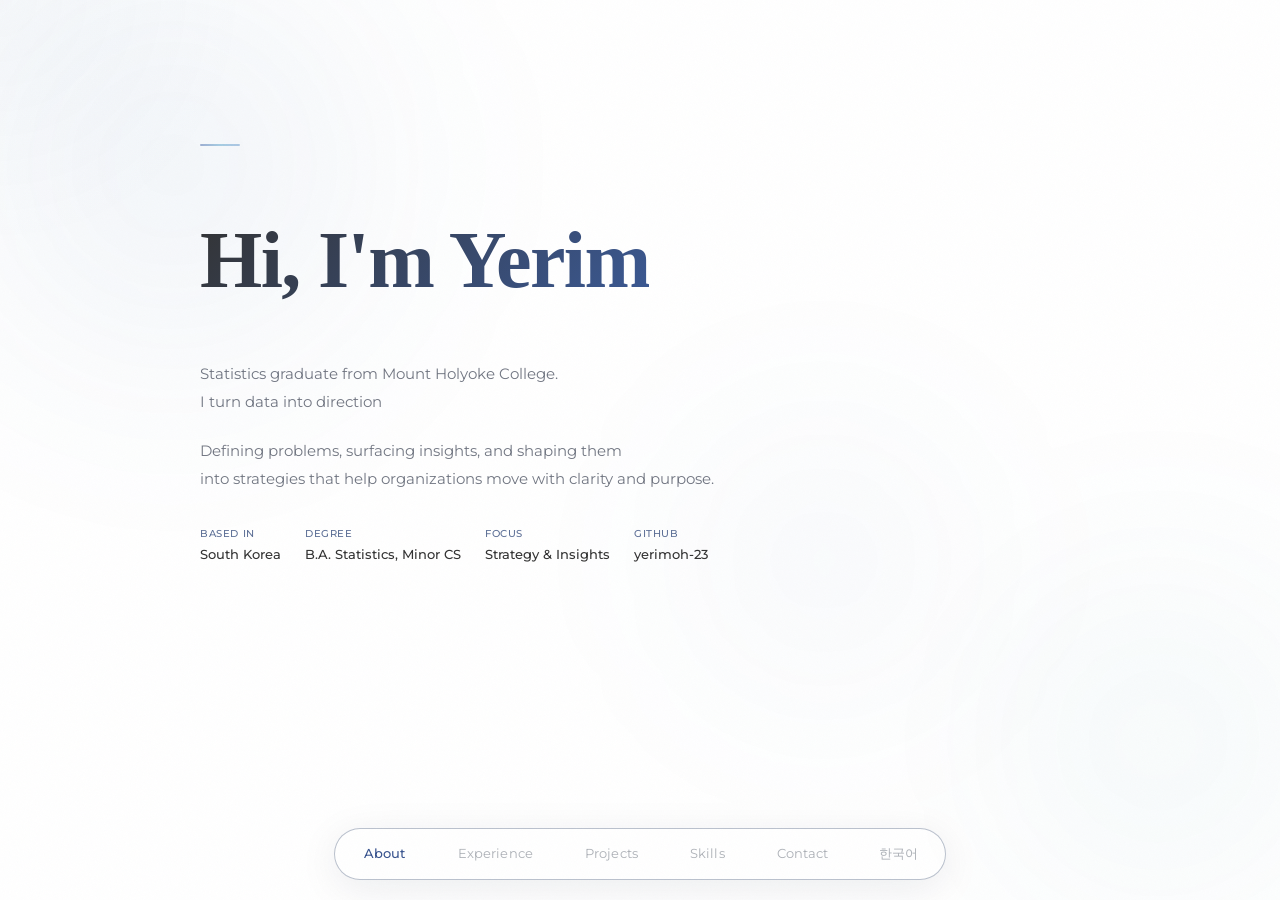
<file: index.html>
<!doctype html>
<html lang="en">
  <head>
    <meta charset="UTF-8" />
    <meta name="viewport" content="width=device-width, initial-scale=1.0" />
    <title>Yerim Oh</title>
    <link rel="shortcut icon" href="./assets/images/logo.ico" type="image/x-icon" />
    <link rel="stylesheet" href="./css/style.css" />
    <link rel="preconnect" href="https://fonts.googleapis.com" />
    <link rel="preconnect" href="https://fonts.gstatic.com" crossorigin />
    <link href="https://fonts.googleapis.com/css2?family=Montserrat:wght@300;400;500;600;700&display=swap" rel="stylesheet">
  </head>
  <body>

    <!-- Ambient background orbs -->
    <div class="ambient-bg" aria-hidden="true">
      <div class="ambient-orb"></div>
      <div class="ambient-orb"></div>
      <div class="ambient-orb"></div>
    </div>
    <!-- Noise texture -->
    <div class="noise-overlay" aria-hidden="true"></div>
    <!-- Cursor glow -->
    <div class="cursor-glow" aria-hidden="true"></div>

    <div class="site-wrapper">

      <!-- ======================== ABOUT ======================== -->
      <section id="about" class="section active">
        <div class="container">
          <div class="about-hero">

            <h1 class="about-greeting stagger-in">
              <span>Hi, I'm Yerim</span>
            </h1>

            <div class="about-bio stagger-in">
              <p data-en>
                Statistics graduate from Mount Holyoke College.<br>
                I turn data into direction
              </p>
              <p data-ko>
                Mount Holyoke College에서 통계학과를 전공했습니다.<br>
                데이터를 단순한 수치가 아닌 방향으로 전환하는 일을 합니다
              </p>
              <p data-en>
                Defining problems, surfacing insights, and shaping them<br>
                into strategies that help organizations move with clarity and purpose.
              </p>
              <p data-ko>
                문제를 정의하고, 인사이트를 도출하며,<br>
                조직이 명확한 근거로 움직일 수 있도록 전략을 설계합니다.
              </p>
            </div>

            <div class="about-meta stagger-in">
              <div class="meta-item">
                <div class="meta-label" data-en>Based in</div>
                <div class="meta-label" data-ko>위치</div>
                <div class="meta-val">South Korea</div>
              </div>
              <div class="meta-item">
                <div class="meta-label" data-en>Degree</div>
                <div class="meta-label" data-ko>학위</div>
                <div class="meta-val" data-en>B.A. Statistics, Minor CS </div>
                <div class="meta-val" data-ko>통계학 학사, CS 부전공</div>
              </div>
              <div class="meta-item">
                <div class="meta-label" data-en>Focus</div>
                <div class="meta-label" data-ko>관심 분야</div>
                <div class="meta-val" data-en>Strategy & Insights</div>
                <div class="meta-val" data-ko>전략 & 인사이트</div>
              </div>
              <div class="meta-item">
                <div class="meta-label">GitHub</div>
                <div class="meta-val">
                  <a href="https://github.com/yerimoh-23" target="_blank" style="color:inherit">yerimoh-23</a>
                </div>
              </div>
            </div>

          </div>
        </div>
      </section>

    </div><!-- /site-wrapper -->

    <!-- ======================== BOTTOM NAV ======================== -->
    <nav class="bottom-nav" aria-label="Main navigation">
      <div class="nav-bar">
        <div class="nav-indicator"></div>
        <a href="index.html" class="nav-btn active">
          <span data-en>About</span><span data-ko>소개</span>
        </a>
        <a href="experience.html" class="nav-btn">
          <span data-en>Experience</span><span data-ko>경험</span>
        </a>
        <a href="projects.html" class="nav-btn">
          <span data-en>Projects</span><span data-ko>프로젝트</span>
        </a>
        <a href="skills.html" class="nav-btn">
          <span data-en>Skills</span><span data-ko>스킬</span>
        </a>
        <a href="contact.html" class="nav-btn">
          <span data-en>Contact</span><span data-ko>연락처</span>
        </a>
        <button class="lang-toggle" id="lang-toggle">한국어</button>
      </div>
    </nav>

    <script type="module" src="./js/main.js"></script>
  </body>
</html>
</file>
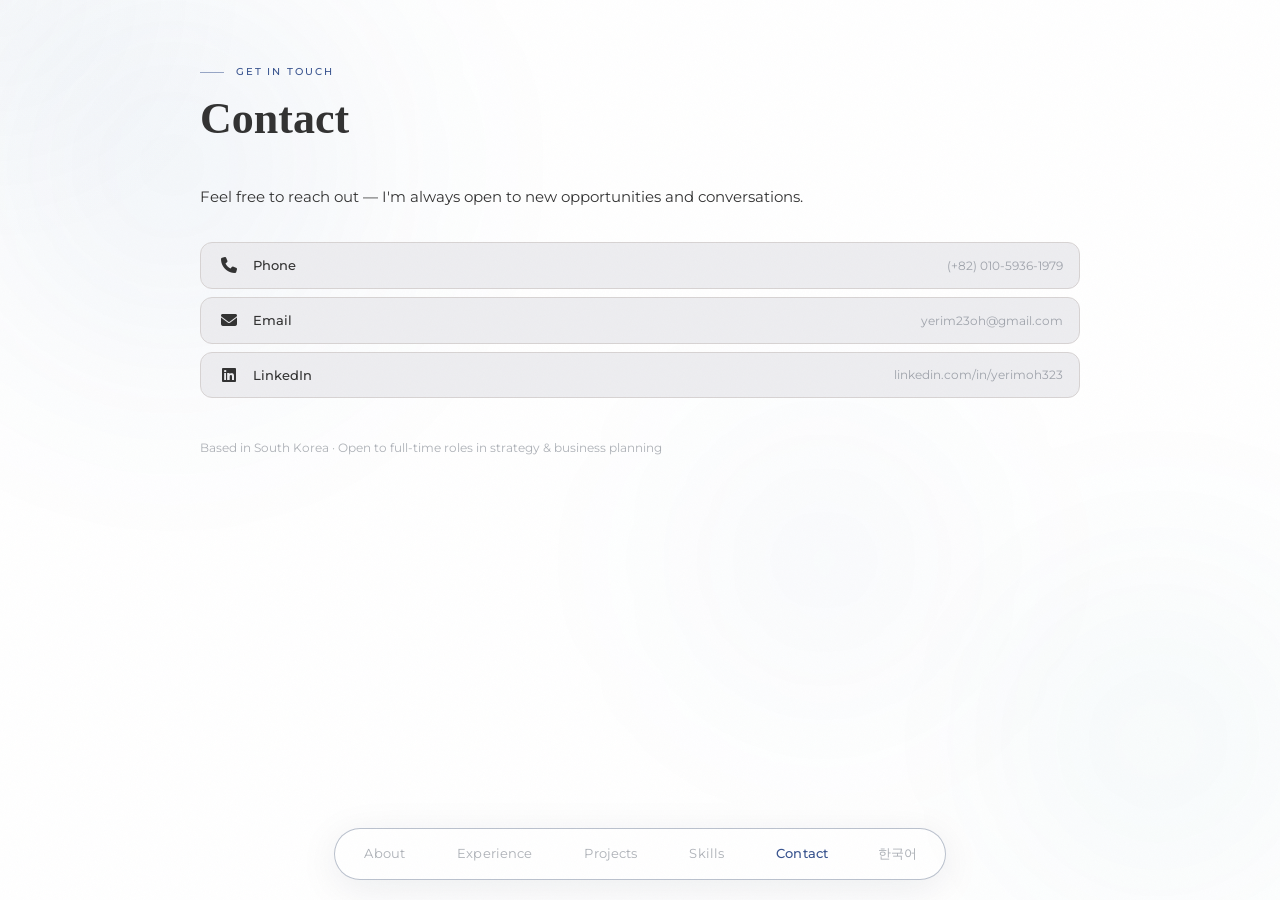
<file: contact.html>
<!doctype html>
<html lang="en">
  <head>
    <meta charset="UTF-8" />
    <meta name="viewport" content="width=device-width, initial-scale=1.0" />
    <title>Contact — Yerim Oh</title>
    <link rel="shortcut icon" href="./assets/images/logo.ico" type="image/x-icon" />
    <link rel="stylesheet" href="./css/style.css" />
    <link rel="stylesheet" href="https://cdnjs.cloudflare.com/ajax/libs/font-awesome/6.5.0/css/all.min.css">
    <link rel="preconnect" href="https://fonts.googleapis.com" />
    <link rel="preconnect" href="https://fonts.gstatic.com" crossorigin />
    <link href="https://fonts.googleapis.com/css2?family=Montserrat:wght@300;400;500;600;700&display=swap" rel="stylesheet">
  </head>

  <body>

    <div class="ambient-bg" aria-hidden="true">
      <div class="ambient-orb"></div>
      <div class="ambient-orb"></div>
      <div class="ambient-orb"></div>
    </div>
    <div class="noise-overlay" aria-hidden="true"></div>
    <div class="cursor-glow" aria-hidden="true"></div>

    <div class="site-wrapper">

      <!-- ======================== CONTACT ======================== -->
      <section id="contact" class="section active">
        <div class="container">

          <p class="section-label">Get in Touch</p>
          <h2 class="section-title">Contact</h2>

          <p style="margin: 1rem 0 2rem; max-width: 800px; font-size: var(--fs-body); color: var(--text-secondary);">
            <span data-en>Feel free to reach out — I'm always open to new opportunities and conversations.</span>
            <span data-ko>편하게 연락해 주세요. 새로운 기회와 대화는 항상 환영합니다.</span>
          </p>

          <div class="contact-links">

          <a class="contact-link" href="tel:+821059361979" target="_blank">
            <span class="contact-icon fa fa-phone"></span>
            <span class="contact-label">Phone</span>
            <span class="contact-val">(+82) 010-5936-1979</span>
          </a>

          <a class="contact-link" href="mailto:yerim23oh@gmail.com">
            <span class="contact-icon fa fa-envelope"></span>
            <span class="contact-label">Email</span>
            <span class="contact-val">yerim23oh@gmail.com</span>
          </a>

          <a class="contact-link" href="https://www.linkedin.com/in/yerimoh323/" target="_blank">
            <span class="contact-icon fa-brands fa-linkedin"></span>
            <span class="contact-label">LinkedIn</span>
            <span class="contact-val">linkedin.com/in/yerimoh323</span>
          </a>

        </div>

        <div class="section-divider"></div>

        <p style="font-size:12px; color: var(--text3); margin-top: 2.5rem;" data-en>Based in South Korea · Open to full-time roles in strategy & business planning</p>
        <p style="font-size:12px; color: var(--text3); margin-top: 2.5rem;" data-ko>한국 · 데이터 기반 기획 및 전략 직무 지원 중</p>

      </section>
    </div><!-- /site-wrapper -->

<!-- ======================== BOTTOM NAV ======================== -->
    <nav class="bottom-nav" aria-label="Main navigation">
      <div class="nav-bar">
        <div class="nav-indicator"></div>
        <a href="index.html" class="nav-btn active">
          <span data-en>About</span><span data-ko>소개</span>
        </a>
        <a href="experience.html" class="nav-btn">
          <span data-en>Experience</span><span data-ko>경험</span>
        </a>
        <a href="projects.html" class="nav-btn">
          <span data-en>Projects</span><span data-ko>프로젝트</span>
        </a>
        <a href="skills.html" class="nav-btn">
          <span data-en>Skills</span><span data-ko>스킬</span>
        </a>
        <a href="contact.html" class="nav-btn">
          <span data-en>Contact</span><span data-ko>연락처</span>
        </a>
        <button class="lang-toggle" id="lang-toggle">한국어</button>
      </div>
    </nav>

    <script type="module" src="./js/main.js"></script>
  </body>
</html>
</file>
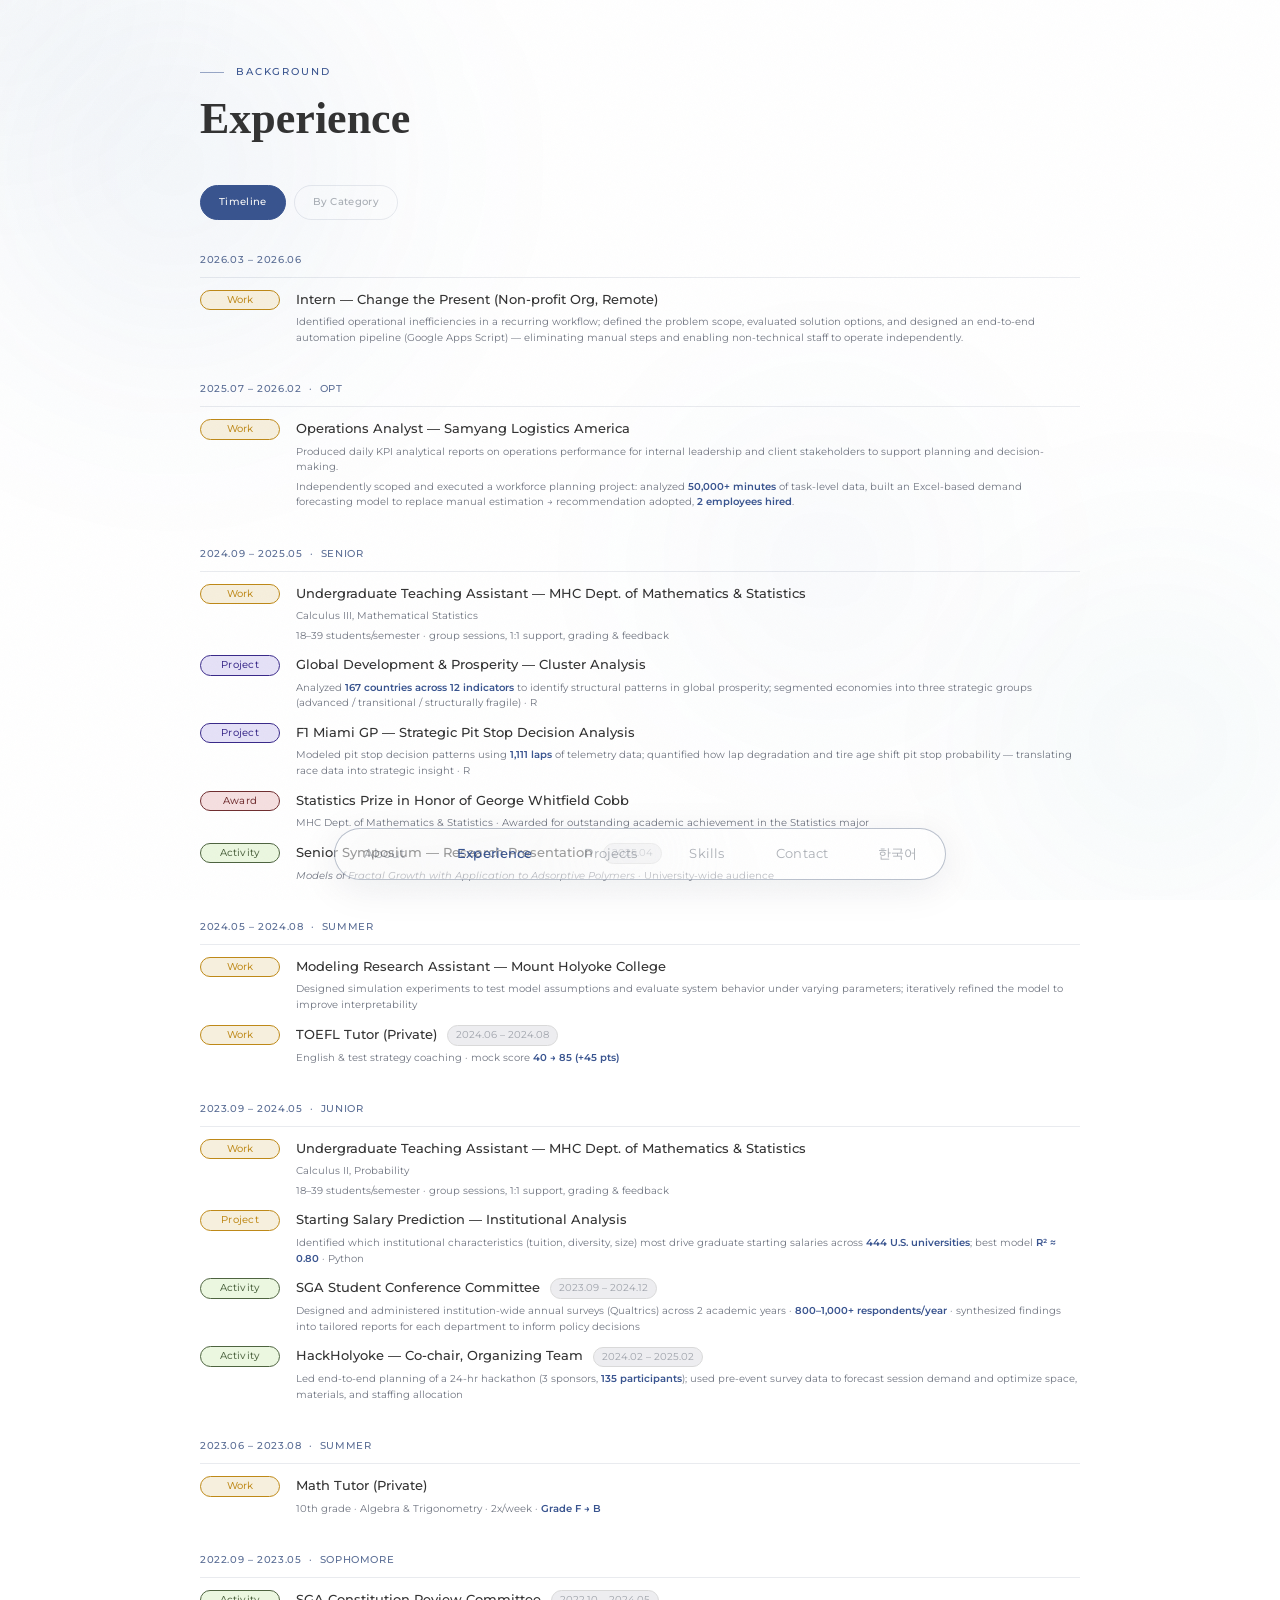
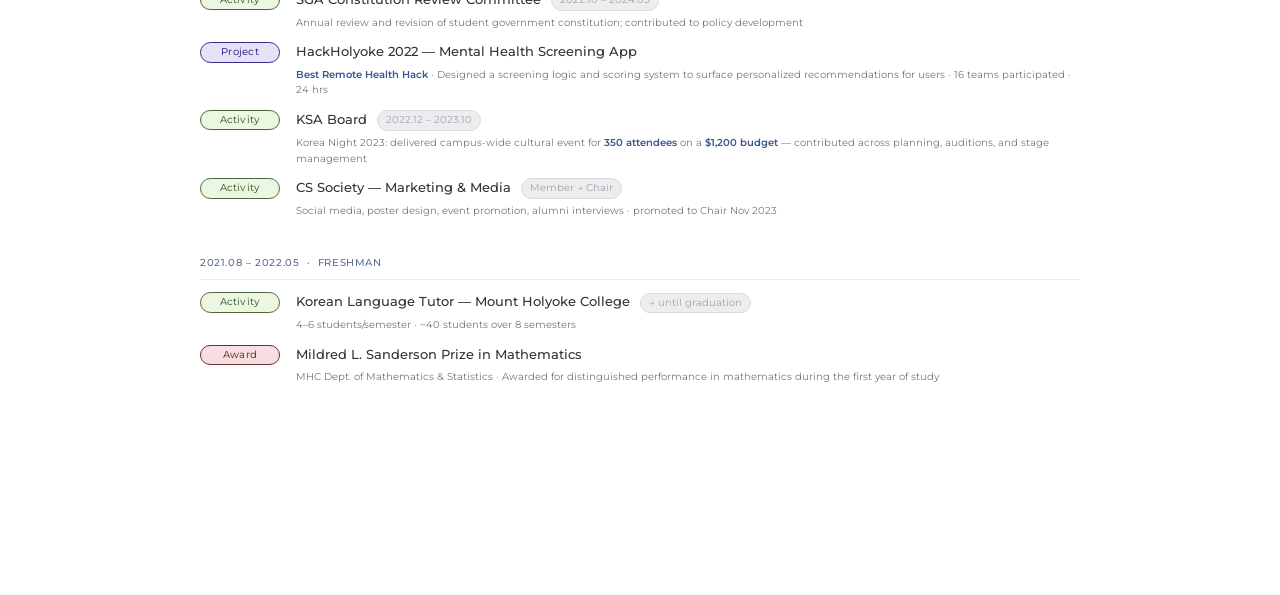
<file: experience.html>
<!doctype html>
<html lang="en">
  <head>
    <meta charset="UTF-8" />
    <meta name="viewport" content="width=device-width, initial-scale=1.0" />
    <title>Experience — Yerim Oh</title>
    <link rel="shortcut icon" href="./assets/images/logo.ico" type="image/x-icon" />
    <link rel="stylesheet" href="./css/style.css" />
    <link rel="preconnect" href="https://fonts.googleapis.com" />
    <link rel="preconnect" href="https://fonts.gstatic.com" crossorigin />
    <link href="https://fonts.googleapis.com/css2?family=Montserrat:wght@300;400;500;600;700&display=swap" rel="stylesheet">
  </head>
  <body>

    <div class="ambient-bg" aria-hidden="true">
      <div class="ambient-orb"></div>
      <div class="ambient-orb"></div>
      <div class="ambient-orb"></div>
    </div>
    <div class="noise-overlay" aria-hidden="true"></div>
    <div class="cursor-glow" aria-hidden="true"></div>

    <div class="site-wrapper">
      <section id="experience" class="section active">
        <div class="container">

          <p class="section-label">Background</p>
          <h2 class="section-title">Experience</h2>

          <div class="tabs" style="margin-top:1.5rem;">
            <button class="tab-btn active" data-target="timeline">
              <span data-en>Timeline</span><span data-ko>타임라인</span>
            </button>
            <button class="tab-btn" data-target="category">
              <span data-en>By Category</span><span data-ko>카테고리별</span>
            </button>
          </div>

          <!-- ══════════════ TIMELINE VIEW ══════════════ -->
          <div id="timeline" class="tl-view active">

            <!-- Current -->
            <div class="year-block">
              <div class="year-label">2026.03 – 2026.06</div>
              <div class="tl-rows">
                <div class="tl-row">
                  <span class="tag tag-work tl-tag"><span data-en>Work</span><span data-ko>경력</span></span>
                  <div class="tl-body">
                    <div class="tl-title">Intern — Change the Present (<span data-en>Non-profit Org, Remote</span><span data-ko>비영리, Remote</span>)</div>
                    <div class="tl-detail">
                      <span data-en>Identified operational inefficiencies in a recurring workflow; defined the problem scope, evaluated solution options, and designed an end-to-end automation pipeline (Google Apps Script) — eliminating manual steps and enabling non-technical staff to operate independently.</span>
                      <span data-ko>반복 업무 프로세스의 비효율 구간을 식별하고 문제 범위를 정의 · 해결 방안을 비교·평가한 후 엔드투엔드 자동화 파이프라인 설계·구축 (Google Apps Script) · 수작업 제거 및 비기술 담당자 독립 운영 구조로 인수인계 완료.</span>
                    </div>
                  </div>
                </div>
              </div>
            </div>

            <!-- OPT -->
            <div class="year-block">
              <div class="year-label">2025.07 – 2026.02 &nbsp;·&nbsp; OPT</div>
              <div class="tl-rows">
                <div class="tl-row">
                  <span class="tag tag-work tl-tag"><span data-en>Work</span><span data-ko>경력</span></span>
                  <div class="tl-body">
                    <div class="tl-title">Operations Analyst — Samyang Logistics America</div>
                    <div class="tl-detail">
                      <span data-en>Produced daily KPI analytical reports on operations performance for internal leadership and client stakeholders to support planning and decision-making.</span>
                      <span data-ko>운영 성과 데이터 일일 분석 및 내부 리더십·클라이언트 대상 보고서 작성 — 운영 계획 및 의사결정 지원.</span>
                    </div>
                    <div class="tl-detail" style="margin-top:4px">
                      <span data-en>Independently scoped and executed a workforce planning project: analyzed <span class="hl">50,000+ minutes</span> of task-level data, built an Excel-based demand forecasting model to replace manual estimation → recommendation adopted, <span class="hl">2 employees hired</span>.</span>
                      <span data-ko>인력 계획 프로젝트 단독 수행: <span class="hl">50,000분+</span> 작업 데이터 분석 · 수작업 인력 산정을 대체하는 Excel 기반 수요 예측 모델 → 권고안 채택, <span class="hl">2명 추가 채용</span>으로 이어짐.</span>
                    </div>
                  </div>
                </div>
              </div>
            </div>

            <!-- 2024–2025 Senior -->
            <div class="year-block">
              <div class="year-label">2024.09 – 2025.05 &nbsp;·&nbsp; <span data-en>Senior</span><span data-ko>4학년</span></div>
              <div class="tl-rows">

                <div class="tl-row">
                  <span class="tag tag-work tl-tag"><span data-en>Work</span><span data-ko>경력</span></span>
                  <div class="tl-body">
                    <div class="tl-title">Undergraduate Teaching Assistant — MHC Dept. of Mathematics & Statistics</div>
                    <div class="tl-detail">
                      <span data-en>Calculus III, Mathematical Statistics</span>
                      <span data-ko>미적분학 III, 수학적 통계</span>
                    </div>
                    <div class="tl-detail" style="margin-top:4px">
                      <span data-en>18–39 students/semester · group sessions, 1:1 support, grading & feedback</span>
                      <span data-ko>학기당 18–39명 · 그룹 세션, 1:1 지원, 채점 및 피드백</span>
                    </div>
                  </div>
                </div>

                <div class="tl-row">
                  <span class="tag tag-proj tl-tag"><span data-en>Project</span><span data-ko>프로젝트</span></span>
                  <div class="tl-body">
                    <div class="tl-title">Global Development & Prosperity — Cluster Analysis</div>
                    <div class="tl-detail">
                      <span data-en>Analyzed <span class="hl">167 countries across 12 indicators</span> to identify structural patterns in global prosperity; segmented economies into three strategic groups (advanced / transitional / structurally fragile) · R</span>
                      <span data-ko><span class="hl">167개국, 12개 지표</span> 분석으로 글로벌 번영 패턴의 구조적 특성 도출 · 경제권을 3개 전략 그룹(선진·전환·구조적 취약)으로 분류 · R</span>
                    </div>
                  </div>
                </div>

                <div class="tl-row">
                  <span class="tag tag-proj tl-tag"><span data-en>Project</span><span data-ko>프로젝트</span></span>
                  <div class="tl-body">
                    <div class="tl-title">F1 Miami GP — Strategic Pit Stop Decision Analysis</div>
                    <div class="tl-detail">
                      <span data-en>Modeled pit stop decision patterns using <span class="hl">1,111 laps</span> of telemetry data; quantified how lap degradation and tire age shift pit stop probability — translating race data into strategic insight · R</span>
                      <span data-ko>2024 마이애미 그랑프리 텔레메트리 데이터 <span class="hl">1,111랩</span>를 활용해 피트스탑 결정 패턴을 모델링하고, 랩타임 저하와 타이어 에이지가 피트스탑 확률에 미치는 영향을 정량화 → 레이스 데이터를 전략적 인사이트로 전환 · R</span>
                    </div>
                  </div>
                </div>

                <div class="tl-row">
                  <span class="tag tag-award tl-tag"><span data-en>Award</span><span data-ko>수상</span></span>
                  <div class="tl-body">
                    <div class="tl-title">Statistics Prize in Honor of George Whitfield Cobb</div>
                    <div class="tl-detail"><span data-en>MHC Dept. of Mathematics & Statistics · Awarded for outstanding academic achievement in the Statistics major </span><span data-ko>MHC 통계학 전공 최우수 학업 성취 수여</span></div>
                  </div>
                </div>

                <div class="tl-row">
                  <span class="tag tag-act tl-tag"><span data-en>Activity</span><span data-ko>활동</span></span>
                  <div class="tl-body">
                    <div class="tl-title">Senior Symposium — <span data-en>Research Presentation</span><span data-ko>연구 발표</span> <span class="badge">2025.04</span></div>
                    <div class="tl-detail"><em>Models of Fractal Growth with Application to Adsorptive Polymers</em> · <span data-en>University-wide audience</span><span data-ko>전교 대상 발표</span></div>
                  </div>
                </div>

              </div>
            </div>

            <!-- Summer 2024 -->
            <div class="year-block">
              <div class="year-label">2024.05 – 2024.08 &nbsp;·&nbsp; <span data-en>Summer</span><span data-ko>여름방학</span></div>
              <div class="tl-rows">

                <div class="tl-row">
                  <span class="tag tag-work tl-tag"><span data-en>Work</span><span data-ko>경력</span></span>
                  <div class="tl-body">
                    <div class="tl-title">Modeling Research Assistant — Mount Holyoke College</div>
                    <div class="tl-detail">
                      <span data-en>Designed simulation experiments to test model assumptions and evaluate system behavior under varying parameters; iteratively refined the model to improve interpretability</span>
                      <span data-ko>모델 가정 검증 및 파라미터 변화에 따른 시스템 거동 평가를 위한 시뮬레이션 실험 설계 · 해석 가능성 향상을 위한 반복적 모델 정제</span>
                    </div>
                  </div>
                </div>

                <div class="tl-row">
                  <span class="tag tag-work tl-tag"><span data-en>Work</span><span data-ko>경력</span></span>
                  <div class="tl-body">
                    <div class="tl-title"><span data-en>TOEFL Tutor (Private)</span><span data-ko>TOEFL 과외</span> <span class="badge">2024.06 – 2024.08</span></div>
                    <div class="tl-detail"><span data-en>English &amp; test strategy coaching · mock score <span class="hl">40 → 85 (+45 pts)</span></span><span data-ko>영어 및 시험 전략 지도 · 모의고사 <span class="hl">40점 → 85점 (+45점)</span></span></div>
                  </div>
                </div>

              </div>
            </div>

            <!-- 2023–2024 Junior -->
            <div class="year-block">
              <div class="year-label">2023.09 – 2024.05 &nbsp;·&nbsp; <span data-en>Junior</span><span data-ko>3학년</span></div>
              <div class="tl-rows">

                <div class="tl-row">
                  <span class="tag tag-work tl-tag"><span data-en>Work</span><span data-ko>경력</span></span>
                  <div class="tl-body">
                    <div class="tl-title">Undergraduate Teaching Assistant — MHC Dept. of Mathematics & Statistics</div>
                    <div class="tl-detail">
                      <span data-en>Calculus II, Probability</span>
                      <span data-ko>미적분학 II, 확률</span>
                    </div>
                    <div class="tl-detail" style="margin-top:4px">
                      <span data-en>18–39 students/semester · group sessions, 1:1 support, grading & feedback</span>
                      <span data-ko>학기당 18–39명 · 그룹 세션, 1:1 지원, 채점 및 피드백</span>
                    </div>
                  </div>
                </div>

                <div class="tl-row">
                  <span class="tag tag-work tl-tag"><span data-en>Project</span><span data-ko>프로젝트</span></span>
                  <div class="tl-body">
                    <div class="tl-title">Starting Salary Prediction — Institutional Analysis</div>
                    <div class="tl-detail">
                      <span data-en>Identified which institutional characteristics (tuition, diversity, size) most drive graduate starting salaries across <span class="hl">444 U.S. universities</span>; best model <span class="hl">R² ≈ 0.80</span> · Python</span>
                      <span data-ko>학비, 다양성, 규모 등 기관 특성이 초봉에 미치는 영향을 <span class="hl">444개 대학</span> 데이터로 분석 · 최고 성능 <span class="hl">R² ≈ 0.80</span> · Python</span>
                    </div>
                  </div>
                </div>

                <div class="tl-row">
                  <span class="tag tag-act tl-tag"><span data-en>Activity</span><span data-ko>활동</span></span>
                  <div class="tl-body">
                    <div class="tl-title">SGA Student Conference Committee <span class="badge">2023.09 – 2024.12</span></div>
                    <div class="tl-detail">
                      <span data-en>Designed and administered institution-wide annual surveys (Qualtrics) across 2 academic years · <span class="hl">800–1,000+ respondents/year</span> · synthesized findings into tailored reports for each department to inform policy decisions</span>
                      <span data-ko>2개 academic year 전교 연간 설문 설계·운영 (Qualtrics) · <span class="hl">연간 응답자 800–1,000명+</span> · 부서별 정책 의사결정을 위한 맞춤형 데이터 보고서 작성</span>
                    </div>
                  </div>
                </div>

                <div class="tl-row">
                  <span class="tag tag-act tl-tag"><span data-en>Activity</span><span data-ko>활동</span></span>
                  <div class="tl-body">
                    <div class="tl-title">HackHolyoke — <span data-en>Co-chair, Organizing Team</span><span data-ko>Co-chair, 주최팀</span> <span class="badge">2024.02 – 2025.02</span></div>
                    <div class="tl-detail">
                      <span data-en>Led end-to-end planning of a 24-hr hackathon (3 sponsors, <span class="hl">135 participants</span>); used pre-event survey data to forecast session demand and optimize space, materials, and staffing allocation</span>
                      <span data-ko>스폰서 3개사, <span class="hl">참가자 135명</span> 규모 24시간 해커톤 기획·운영 총괄 · 사전 설문 데이터로 세션 수요 예측 및 공간·자료·인력 배분 최적화</span>
                    </div>
                  </div>
                </div>

              </div>
            </div>

            <!-- Summer 2023 -->
            <div class="year-block">
              <div class="year-label">2023.06 – 2023.08 &nbsp;·&nbsp; <span data-en>Summer</span><span data-ko>여름방학</span></div>
              <div class="tl-rows">
                <div class="tl-row">
                  <span class="tag tag-work tl-tag"><span data-en>Work</span><span data-ko>경력</span></span>
                  <div class="tl-body">
                    <div class="tl-title"><span data-en>Math Tutor (Private)</span><span data-ko>수학 과외</span></div>
                    <div class="tl-detail"><span data-en>10th grade · Algebra &amp; Trigonometry · 2x/week · <span class="hl">Grade F → B</span></span><span data-ko>고등학교 10학년 · Algebra &amp; Trigonometry · 주 2회 · <span class="hl">성적 F → B 향상</span></span></div>
                  </div>
                </div>
              </div>
            </div>

            <!-- 2022–2023 Sophomore -->
            <div class="year-block">
              <div class="year-label">2022.09 – 2023.05 &nbsp;·&nbsp; <span data-en>Sophomore</span><span data-ko>2학년</span></div>
              <div class="tl-rows">

                <div class="tl-row">
                  <span class="tag tag-act tl-tag"><span data-en>Activity</span><span data-ko>활동</span></span>
                  <div class="tl-body">
                    <div class="tl-title">SGA Constitution Review Committee <span class="badge">2022.10 – 2024.05</span></div>
                    <div class="tl-detail">
                      <span data-en>Annual review and revision of student government constitution; contributed to policy development</span>
                      <span data-ko>학생회 헌장 연간 검토 및 개정 · 정책 개발 기여</span>
                    </div>
                  </div>
                </div>

                <div class="tl-row">
                  <span class="tag tag-proj tl-tag"><span data-en>Project</span><span data-ko>프로젝트</span></span>
                  <div class="tl-body">
                    <div class="tl-title">
                      <span data-en>HackHolyoke 2022 — Mental Health Screening App</span>
                      <span data-ko>HackHolyoke 2022 — 정신건강 스크리닝 앱</span>
                    </div>
                    <div class="tl-detail">
                      <span data-en><span class="hl">Best Remote Health Hack</span> · Designed a screening logic and scoring system to surface personalized recommendations for users · 16 teams participated · 24 hrs</span>
                      <span data-ko><span class="hl">Best Remote Health Hack 수상</span> · 사용자 맞춤 추천을 위한 스크리닝 로직 및 점수 체계 설계 · 16팀 참가 중 수상 · 24시간</span>
                    </div>
                  </div>
                </div>

                <div class="tl-row">
                  <span class="tag tag-act tl-tag"><span data-en>Activity</span><span data-ko>활동</span></span>
                  <div class="tl-body">
                    <div class="tl-title">KSA Board <span class="badge">2022.12 – 2023.10</span></div>
                    <div class="tl-detail"><span data-en>Korea Night 2023: delivered campus-wide cultural event for <span class="hl">350 attendees</span> on a <span class="hl">$1,200 budget</span> — contributed across planning, auditions, and stage management</span><span data-ko>Korea Night 2023: 예산 <span class="hl">$1,200</span>으로 참가자 <span class="hl">350명</span> 규모 문화 행사 기획·운영 — 기획, 오디션, 무대 감독 등 다방면 기여</span></div>
                  </div>
                </div>

                <div class="tl-row">
                  <span class="tag tag-act tl-tag"><span data-en>Activity</span><span data-ko>활동</span></span>
                  <div class="tl-body">
                    <div class="tl-title">CS Society — Marketing &amp; Media <span class="badge"><span data-en>Member → Chair</span><span data-ko>멤버 → 팀장</span></span></div>
                    <div class="tl-detail"><span data-en>Social media, poster design, event promotion, alumni interviews · promoted to Chair Nov 2023</span><span data-ko>SNS 운영, 포스터 제작, 이벤트 홍보, 졸업생 인터뷰 · 2023.11 팀장 승진</span></div>
                  </div>
                </div>

              </div>
            </div>

            <!-- 2021–2022 Freshman -->
            <div class="year-block">
              <div class="year-label">2021.08 – 2022.05 &nbsp;·&nbsp; <span data-en>Freshman</span><span data-ko>1학년</span></div>
              <div class="tl-rows">

                <div class="tl-row">
                  <span class="tag tag-act tl-tag"><span data-en>Activity</span><span data-ko>활동</span></span>
                  <div class="tl-body">
                    <div class="tl-title">
                      <span data-en>Korean Language Tutor — Mount Holyoke College</span><span data-ko>한국어 수업 튜터 — Mount Holyoke College</span>
                      <span class="badge"><span data-en>→ until graduation</span><span data-ko>→ 졸업까지</span></span>
                    </div>
                    <div class="tl-detail">
                      <span data-en>4–6 students/semester · ~40 students over 8 semesters</span>
                      <span data-ko>학기당 4–6명 · 8학기 누적 약 40명</span>
                    </div>
                  </div>
                </div>

                <div class="tl-row">
                  <span class="tag tag-award tl-tag"><span data-en>Award</span><span data-ko>수상</span></span>
                  <div class="tl-body">
                    <div class="tl-title">Mildred L. Sanderson Prize in Mathematics</div>
                    <div class="tl-detail">
                      <span data-en>MHC Dept. of Mathematics & Statistics · Awarded for distinguished performance in mathematics during the first year of study</span>
                      <span data-ko>MHC 수학통계학과 · 1학년 수학 최우수 성적 수여</span>
                    </div>
                  </div>
                </div>

              </div>
            </div>

          </div><!-- /timeline -->

          <!-- ══════════════ CATEGORY VIEW ══════════════ -->
          <div id="category" class="tl-view">

            <!-- Work & Research -->
            <div class="cat-section">
              <h2><span data-en>Work & Research</span><span data-ko>경력 & 연구</span></h2>
              <div class="cat-list">

                <div class="cat-item">
                  <div class="cat-period">2026.03 – 2026.06</div>
                  <div class="cat-name">Intern — Change the Present (<span data-en>Non-profit, Remote</span><span data-ko>비영리, Remote</span>)</div>
                  <div class="cat-sub">
                    <span data-en>Identified operational inefficiencies, defined problem scope, evaluated solution options, and designed an end-to-end automation pipeline (Google Apps Script) — eliminating manual steps and enabling non-technical staff to operate independently</span>
                    <span data-ko>운영 비효율 구간 식별 및 문제 범위 정의 · 해결 방안 비교·평가 · 엔드투엔드 자동화 파이프라인 설계·구축 (Google Apps Script) · 수작업 제거 및 비기술 담당자 독립 운영 구조로 인수인계</span>
                  </div>
                </div>

                <div class="cat-item">
                  <div class="cat-period">2025.07 – 2026.02</div>
                  <div class="cat-name">Operations Analyst — Samyang Logistics America</div>
                  <div class="cat-sub">
                      <span data-en>Produced daily KPI analytical reports on operations performance for internal leadership and client stakeholders to support planning and decision-making</span>
                      <span data-ko>운영 성과 데이터 일일 분석 및 내부 리더십·클라이언트 대상 보고서 작성 — 운영 계획 및 의사결정 지원</span>
                    </div>
                    <div class="cat-sub" style="margin-top:4px">
                      <span data-en>Independently scoped and executed a workforce planning project: analyzed <span class="hl">50,000+ minutes</span> of task-level data, built an Excel-based demand forecasting model to replace manual estimation → recommendation adopted, <span class="hl">2 employees hired</span></span>
                      <span data-ko>인력 계획 프로젝트 단독 수행: <span class="hl">50,000분+</span> 작업 데이터 분석 · 수작업 인력 산정을 대체하는 Excel 기반 수요 예측 모델 → 권고안 채택, <span class="hl">2명 추가 채용</span>으로 이어짐</span>
                    </div>
                </div>

                <div class="cat-item">
                  <div class="cat-period">2024.05 – 2025.05</div>
                  <div class="cat-name">Modeling Research Assistant — Mount Holyoke College</div>
                  <div class="cat-sub">
                    <span data-en>Designed simulation experiments to test model assumptions and evaluate system behavior; iteratively refined model logic to improve interpretability</span>
                    <span data-ko>모델 가정 검증 및 시스템 거동 평가를 위한 시뮬레이션 실험 설계 · 해석 가능성 향상을 위한 반복적 모델 정제 </span>
                  </div>
                </div>

                <div class="cat-item">
                  <div class="cat-period">2023.09 – 2025.05 (4 <span data-en>semesters</span><span data-ko>학기</span>)</div>
                  <div class="cat-name">Undergraduate Teaching Assistant — MHC Dept. of Mathematics & Statistics</div>
                  <div class="cat-sub">
                      <span data-en>Calculus II / Calculus III / Probability / Mathematical Statistics</span>
                      <span data-ko>미적분학 II, 미적분학 III, 확률, 수학적 통계</span>
                    </div>
                    <div class="cat-sub" style="margin-top:4px">
                      <span data-en>18–39 students/semester · group sessions, 1:1 support, grading & feedback</span>
                      <span data-ko>학기당 18–39명 · 그룹 세션, 1:1 지원, 채점 및 피드백</span>
                    </div>
                </div>

                <div class="cat-item">
                  <div class="cat-period">2021.08 – 2025.05 (8 <span data-en>semesters</span><span data-ko>학기</span>)</div>
                  <div class="cat-name"><span data-en>Korean Language Tutor — Mount Holyoke College</span><span data-ko>한국어 수업 튜터 — Mount Holyoke College</span></div>
                  <div class="cat-sub"><span data-en>4–6 students/semester ·~40 students over 8 semesters</span><span data-ko>학기당 4–6명 · 8학기 누적 약 40명</span></div>
                </div>

                <div class="cat-item">
                  <div class="cat-period">2024.06 – 2024.08</div>
                  <div class="cat-name"><span data-en>TOEFL Tutor (Private)</span><span data-ko>TOEFL 과외</span></div>
                  <div class="cat-sub"><span data-en>English &amp; test strategy coaching · mock score 40 → 85 (+45 pts)</span><span data-ko>영어 및 시험 전략 지도 · 모의고사 40점 → 85점 (+45점)</span></div>
                </div>

                <div class="cat-item">
                  <div class="cat-period">2023.06 – 2023.08</div>
                  <div class="cat-name"><span data-en>Math Tutor (Private)</span><span data-ko>수학 과외</span></div>
                  <div class="cat-sub"><span data-en>10th grade · Algebra &amp; Trigonometry · 2x/week · grade F → B</span><span data-ko>고등학교 10학년 · Algebra &amp; Trigonometry · 주 2회 · 성적 F → B 향상</span></div>
                </div>

              </div>
            </div>

            <!-- Activities & Leadership -->
            <div class="cat-section">
              <h2><span data-en>Activities & Leadership</span><span data-ko>활동 & 리더십</span></h2>
              <div class="cat-list">

                <div class="cat-item">
                  <div class="cat-period">2024.02 – 2025.02</div>
                  <div class="cat-name">HackHolyoke — <span data-en>Co-chair, Organizing Team</span><span data-ko>Co-chair, 주최팀</span></div>
                  <div class="cat-sub"><span data-en>Led end-to-end planning of a 24-hr hackathon · 3 sponsors · 135 participants · used pre-event survey data to forecast session demand and optimize space, materials, and staffing allocation</span><span data-ko>스폰서 3개사, 참가자 135명 규모 24시간 해커톤 기획·운영 총괄 · 사전 설문 데이터로 세션 수요 예측 및 공간·자료·인력 배분 최적화</span></div>
                </div>

                <div class="cat-item">
                  <div class="cat-period">2023.09 – 2024.12</div>
                  <div class="cat-name">SGA Student Conference Committee</div>
                  <div class="cat-sub"><span data-en>Designed &amp; administered institution-wide annual surveys (Qualtrics) · 800–1,000+ respondents/year · 2 academic years · synthesized findings into tailored reports for each department to inform policy decisions</span><span data-ko>Qualtrics 전교 연간 설문 설계·운영 · 연간 응답자 800–1,000명+ · 2개 academic year · 부서별 정책 의사결정을 위한 맞춤형 보고서 작성</span></div>
                </div>

                <div class="cat-item">
                  <div class="cat-period">2022.12 – 2024.05</div>
                  <div class="cat-name">CS Society — Marketing &amp; Media (<span data-en>Member → Chair</span><span data-ko>멤버 → 팀장</span>)</div>
                  <div class="cat-sub"><span data-en>Social media, poster design, event promotion, alumni interviews · promoted to Chair Nov 2023</span><span data-ko>SNS 운영, 포스터 제작, 이벤트 홍보, 졸업생 인터뷰 · 2023.11 팀장 승진</span></div>
                </div>

                <div class="cat-item">
                  <div class="cat-period">2022.12 – 2023.10</div>
                  <div class="cat-name">KSA Board</div>
                  <div class="cat-sub"><span data-en>Korea Night 2023: delivered campus-wide cultural event for 350 attendees on a $1,200 budget — contributed across planning, auditions, and stage management</span><span data-ko>Korea Night 2023: 예산 $1,200으로 참가자 350명 규모 행사 기획·운영 — 기획, 오디션, 무대 감독 등 다방면 기여</span></div>
                </div>

                <div class="cat-item">
                  <div class="cat-period">2022.10 – 2024.05</div>
                  <div class="cat-name">SGA Constitution Review Committee</div>
                  <div class="cat-sub"><span data-en>Annual review and revision of student government constitution; contributed to policy development</span><span data-ko>학생회 헌장 연간 검토 및 개정 · 정책 개발 기여</span></div>
                </div>

              </div>
            </div>

            <!-- Awards -->
            <div class="cat-section">
              <h2><span data-en>Awards</span><span data-ko>수상</span></h2>
              <div class="cat-list">
                <div class="cat-item">
                  <div class="cat-period">2025.05</div>
                  <div class="cat-name">Statistics Prize in Honor of George Whitfield Cobb</div>
                  <div class="cat-sub"><span data-en>MHC Dept. of Mathematics &amp; Statistics · Awarded for outstanding academic achievement in the Statistics major </span><span data-ko>통계학 전공 최우수 학업 성취 수여</span></div>
                </div>
                <div class="cat-item">
                  <div class="cat-period">2022.11</div>
                  <div class="cat-name">Best Remote Health Hack — HackHolyoke 2022</div>
                  <div class="cat-sub"><span data-en>Designed a screening logic and scoring system to surface personalized recommendations for users · 16 teams participated · 24 hrs</span><span data-ko>사용자 맞춤 추천을 위한 스크리닝 로직 및 점수 체계 설계 · 16팀 참가 중 수상 · 24시간</span></div>
                </div>

                <div class="cat-item">
                  <div class="cat-period">2022.09</div>
                  <div class="cat-name">Mildred L. Sanderson Prize in Mathematics</div>
                  <div class="cat-sub"><span data-en>MHC Dept. of Mathematics &amp; Statistics · Awarded for distinguished performance in mathematics during the first year of study</span><span data-ko>MHC 수학통계학과 · 1학년 수학 최우수 성적 수여</span></div>
                </div>
              </div>
            </div>

          </div><!-- /category -->

        </div>
      </section>
    </div>

    <!-- ======================== BOTTOM NAV ======================== -->
    <nav class="bottom-nav" aria-label="Main navigation">
      <div class="nav-bar">
        <div class="nav-indicator"></div>
        <a href="index.html" class="nav-btn">
          <span data-en>About</span><span data-ko>소개</span>
        </a>
        <a href="experience.html" class="nav-btn">
          <span data-en>Experience</span><span data-ko>경험</span>
        </a>
        <a href="projects.html" class="nav-btn">
          <span data-en>Projects</span><span data-ko>프로젝트</span>
        </a>
        <a href="skills.html" class="nav-btn">
          <span data-en>Skills</span><span data-ko>스킬</span>
        </a>
        <a href="contact.html" class="nav-btn">
          <span data-en>Contact</span><span data-ko>연락처</span>
        </a>
        <button class="lang-toggle" id="lang-toggle">한국어</button>
      </div>
    </nav>

    <script type="module" src="./js/main.js"></script>
    <script>
      document.querySelectorAll(".tab-btn").forEach(btn => {
        btn.addEventListener("click", () => {
          document.querySelectorAll(".tab-btn").forEach(b => b.classList.remove("active"));
          document.querySelectorAll(".tl-view").forEach(v => v.classList.remove("active"));
          btn.classList.add("active");
          document.getElementById(btn.dataset.target).classList.add("active");
        });
      });
    </script>

  </body>
</html>
</file>
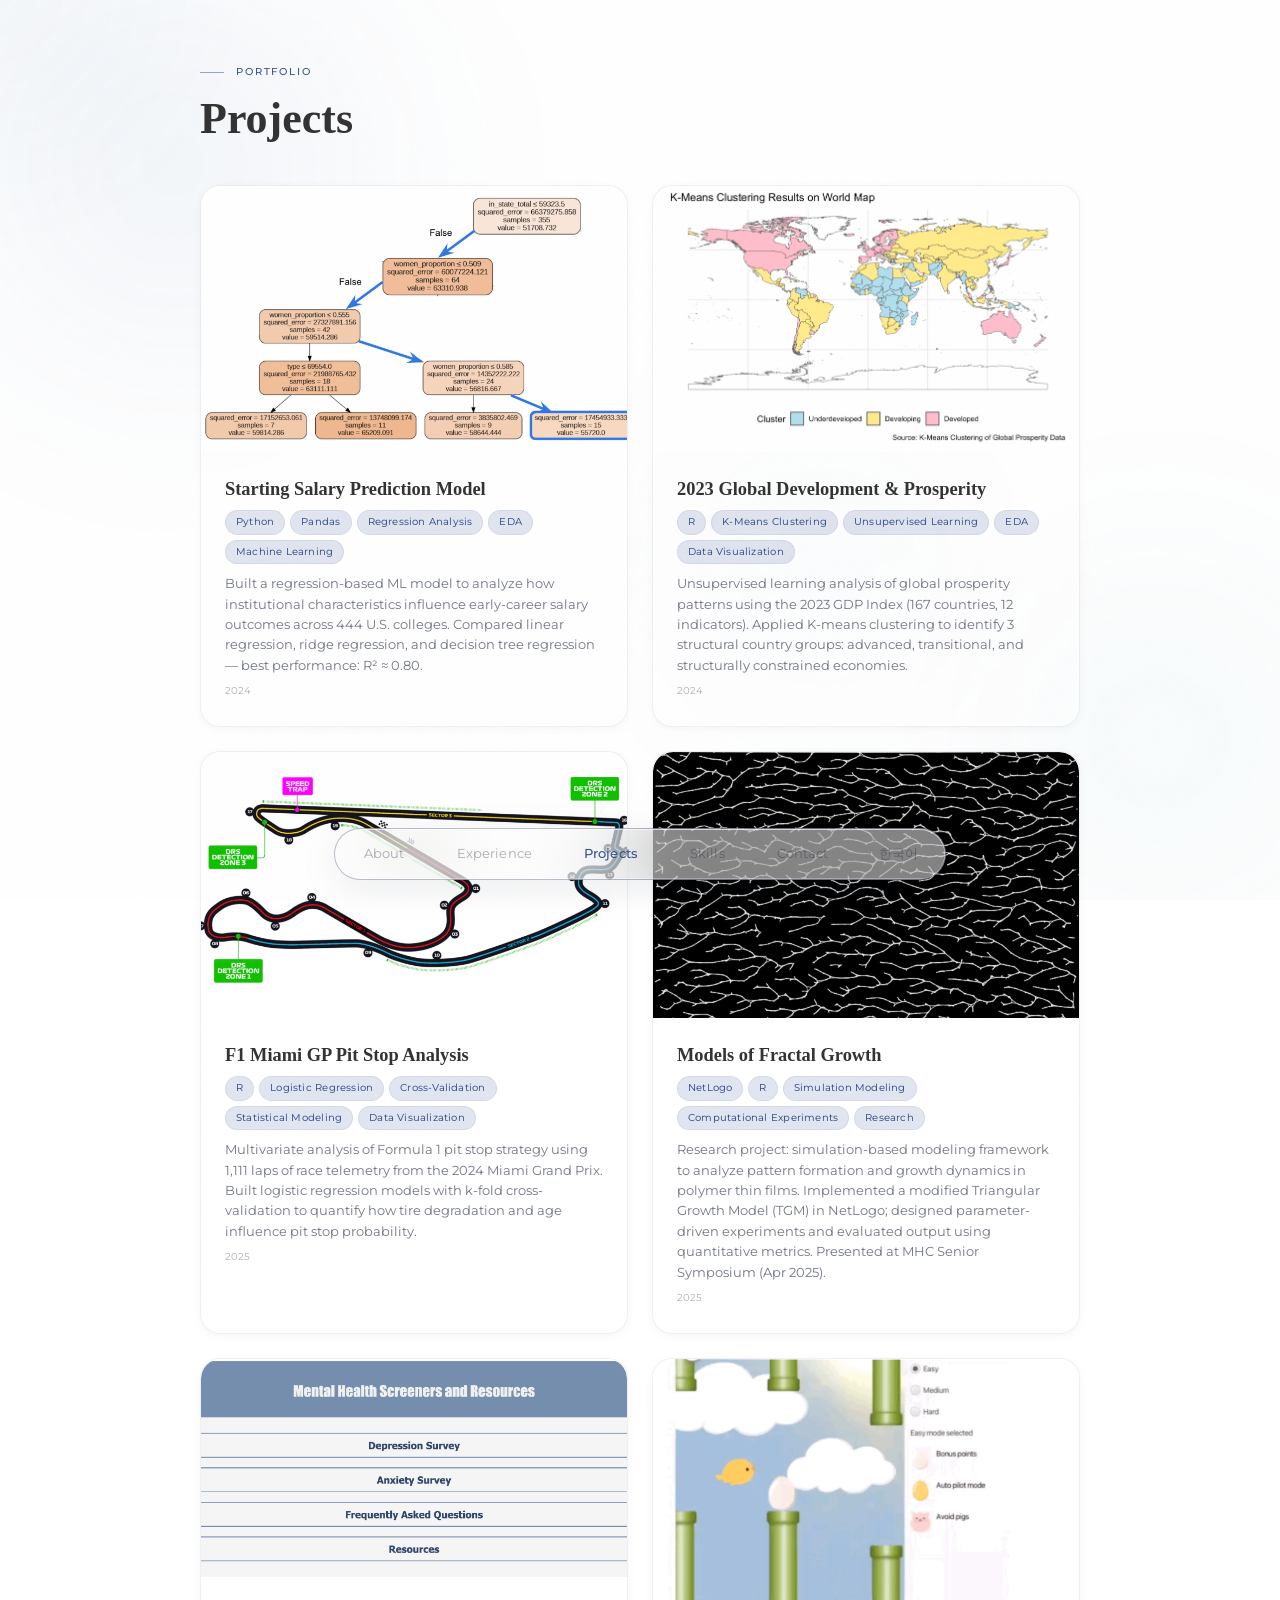
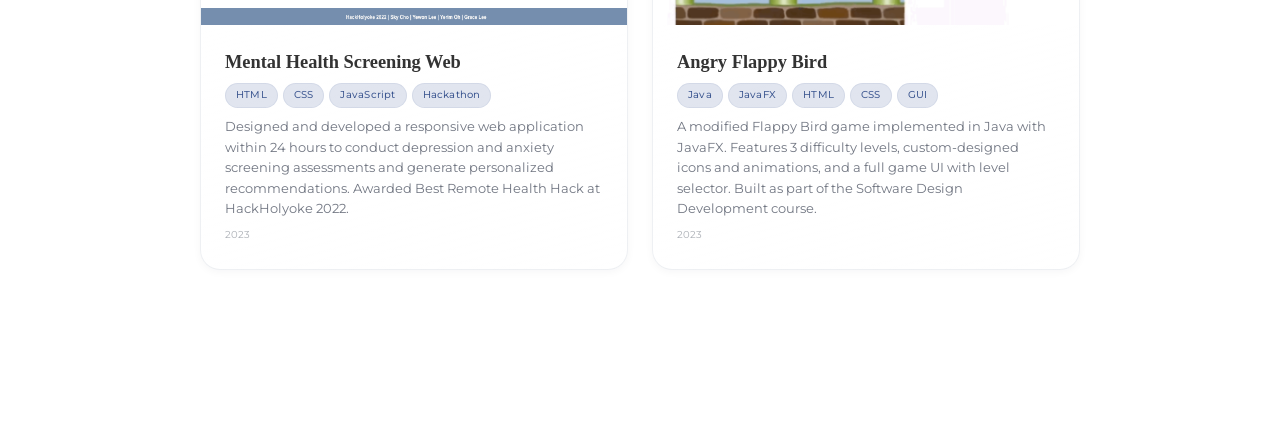
<file: projects.html>
<!doctype html>
<html lang="en">
  <head>
    <meta charset="UTF-8" />
    <meta name="viewport" content="width=device-width, initial-scale=1.0" />
    <title>Project - Yerim Oh</title>
    <link rel="shortcut icon" href="./assets/images/logo.ico" type="image/x-icon" />
    <link rel="stylesheet" href="./css/style.css" />
    <link rel="preconnect" href="https://fonts.googleapis.com" />
    <link rel="preconnect" href="https://fonts.gstatic.com" crossorigin />
    <link href="https://fonts.googleapis.com/css2?family=Montserrat:wght@300;400;500;600;700&display=swap" rel="stylesheet">
  </head>
  <body>

    <!-- Ambient background orbs -->
    <div class="ambient-bg" aria-hidden="true">
      <div class="ambient-orb"></div>
      <div class="ambient-orb"></div>
      <div class="ambient-orb"></div>
    </div>
    <!-- Noise texture -->
    <div class="noise-overlay" aria-hidden="true"></div>
    <!-- Cursor glow -->
    <div class="cursor-glow" aria-hidden="true"></div>

    <div class="site-wrapper">

      <!-- ======================== PROJECTS ======================== -->
      <section id="projects" class="section active">
        <div class="container">
          <p class="section-label">Portfolio</p>
          <h2 class="section-title">Projects</h2>

          <div id="project-grid" class="project-grid">
            <!-- projects.js 기반으로 채워질 예정 -->
          </div>

        </div>
      </section>

    </div><!-- /site-wrapper -->

<!-- ======================== BOTTOM NAV ======================== -->
    <nav class="bottom-nav" aria-label="Main navigation">
      <div class="nav-bar">
        <div class="nav-indicator"></div>
        <a href="index.html" class="nav-btn active">
          <span data-en>About</span><span data-ko>소개</span>
        </a>
        <a href="experience.html" class="nav-btn">
          <span data-en>Experience</span><span data-ko>경험</span>
        </a>
        <a href="projects.html" class="nav-btn">
          <span data-en>Projects</span><span data-ko>프로젝트</span>
        </a>
        <a href="skills.html" class="nav-btn">
          <span data-en>Skills</span><span data-ko>스킬</span>
        </a>
        <a href="contact.html" class="nav-btn">
          <span data-en>Contact</span><span data-ko>연락처</span>
        </a>
        <button class="lang-toggle" id="lang-toggle">한국어</button>
      </div>
    </nav>

    <script type="module" src="./js/main.js"></script>
    <!-- projects.js 만들면 아래 추가 -->
    <!-- <script type="module" src="./js/projects.js"></script> -->
  </body>
</html>
</file>
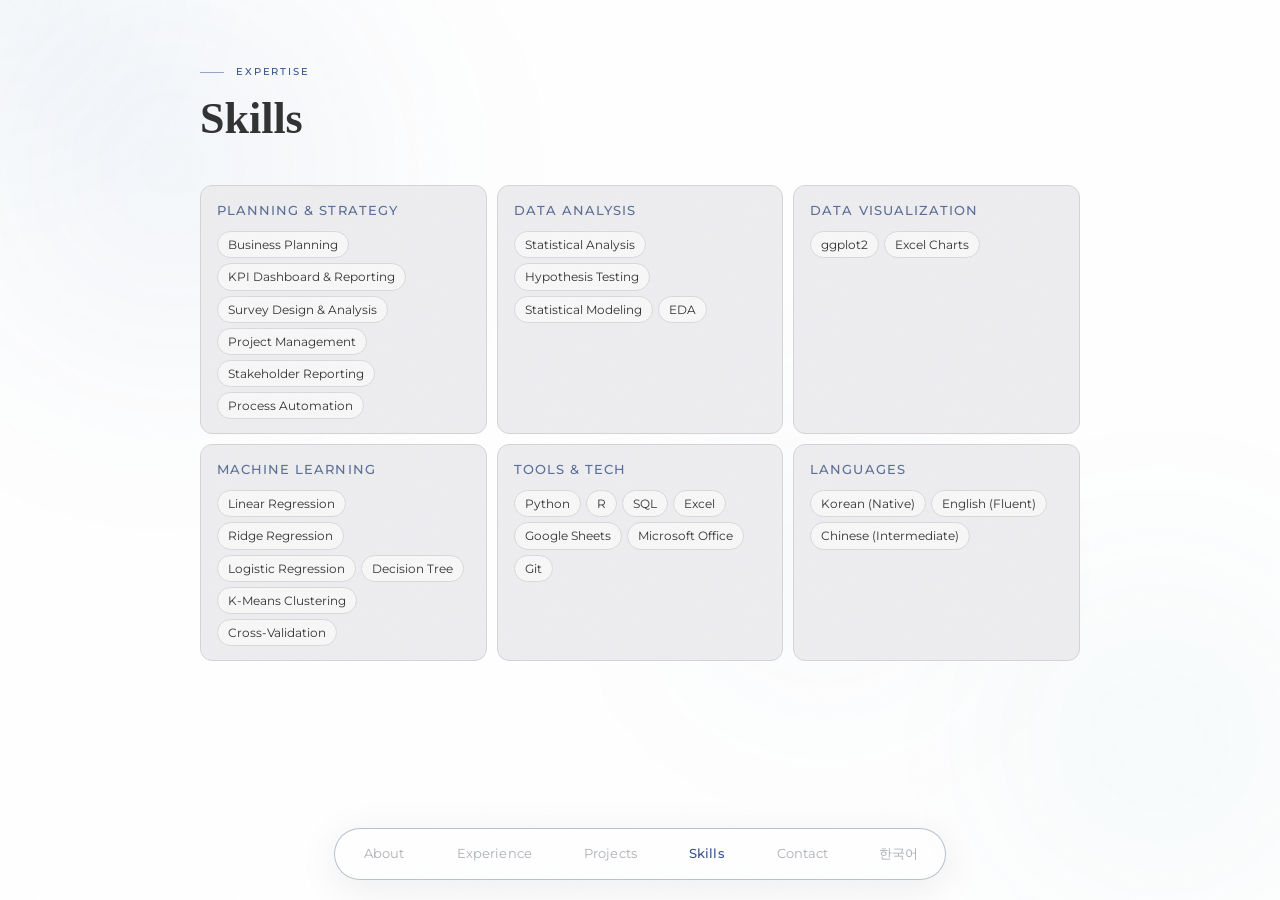
<file: skills.html>
<!doctype html>
<html lang="en">
  <head>
    <meta charset="UTF-8" />
    <meta name="viewport" content="width=device-width, initial-scale=1.0" />
    <title>Skills — Yerim Oh</title>
    <link rel="shortcut icon" href="./assets/images/logo.ico" type="image/x-icon" />
    <link rel="stylesheet" href="./css/style.css" />
    <link rel="preconnect" href="https://fonts.googleapis.com" />
    <link rel="preconnect" href="https://fonts.gstatic.com" crossorigin />
    <link href="https://fonts.googleapis.com/css2?family=Montserrat:wght@300;400;500;600;700&display=swap" rel="stylesheet">
  </head>
  <body>

    <div class="ambient-bg" aria-hidden="true">
      <div class="ambient-orb"></div>
      <div class="ambient-orb"></div>
      <div class="ambient-orb"></div>
    </div>
    <div class="noise-overlay" aria-hidden="true"></div>
    <div class="cursor-glow" aria-hidden="true"></div>

    <div class="site-wrapper">

      <!-- ======================== SKILLS ======================== -->
      <section id="skills" class="section active">
        <div class="container">

          <p class="section-label">Expertise</p>
          <h2 class="section-title">Skills</h2>

          <div id="skill-list" class="skills-grid"></div>
        </div>
      </section>

    </div><!-- /site-wrapper -->

<!-- ======================== BOTTOM NAV ======================== -->
    <nav class="bottom-nav" aria-label="Main navigation">
      <div class="nav-bar">
        <div class="nav-indicator"></div>
        <a href="index.html" class="nav-btn active">
          <span data-en>About</span><span data-ko>소개</span>
        </a>
        <a href="experience.html" class="nav-btn">
          <span data-en>Experience</span><span data-ko>경험</span>
        </a>
        <a href="projects.html" class="nav-btn">
          <span data-en>Projects</span><span data-ko>프로젝트</span>
        </a>
        <a href="skills.html" class="nav-btn">
          <span data-en>Skills</span><span data-ko>스킬</span>
        </a>
        <a href="contact.html" class="nav-btn">
          <span data-en>Contact</span><span data-ko>연락처</span>
        </a>
        <button class="lang-toggle" id="lang-toggle">한국어</button>
      </div>
    </nav>

    <script type="module" src="./js/main.js"></script>
  </body>
</html>
</file>
<file: css/style.css>
@import url('https://fonts.googleapis.com/css2?family=Montserrat:wght@300;400;500;600&family=Lora:ital@0;1&family=Ubuntu+Mono:wght@400;700&family=Noto+Sans+KR:wght@300;400;500;600&display=swap');

/* ========================================
   CUSTOM PROPERTIES
   ======================================== */

:root {
  --bg: #f7f7f7;
  --bg2: rgb(237, 237, 240);
  --border: #d9d9d9;
  --border2: #d7d3d3;
  --glass-bg: rgba(255, 255, 255, 0.5);
  --glass-bg-hover: rgba(255, 255, 255, 0.7);
  --glass-border: rgba(40, 66, 100, 0.1);
  --glass-border-hover: rgba(40, 54, 100, 0.2);

  --text: #333333;
  --text2: rgba(18, 26, 46, 0.6);
  --text3: rgba(18, 28, 46, 0.35);
  --text4: #5c6f96;

  --accent: #39548f;
  --accent-light: rgba(42, 75, 140, 0.143);
  --accent-glow: rgba(42, 76, 140, 0.25);

  --holo-1: rgba(69, 102, 169, 0.5);
  --holo-2: rgba(87, 162, 202, 0.5);
  --holo-3: rgba(83, 138, 200, 0.45);

  --tag-award-bg: #f5dfe0; --tag-award: #702e30;
  --tag-work-bg:  #f6efdd; --tag-work:  #be8918;
  --tag-act-bg:   #ebf7e0; --tag-act:   #4e6440;
  --tag-proj-bg:  #e5e1f7; --tag-proj:  #3a2a8a;

  --font-serif: "Playfair Display", "Georgia", serif;
  --font-sans: "Montserrat", -apple-system, BlinkMacSystemFont, "Segoe UI", sans-serif;

  --fs-display: clamp(2.8rem, 7vw, 5rem);
  --fs-h1: clamp(1.75rem, 3.5vw, 2.75rem);
  --fs-h2: clamp(1.25rem, 2.5vw, 1.75rem);
  --fs-h3: clamp(1rem, 1.5vw, 1.15rem);
  --fs-body: clamp(0.875rem, 1.2vw, 1rem);
  --fs-small: clamp(0.78rem, 1vw, 0.875rem);
  --fs-xs: clamp(0.65rem, 0.8vw, 0.75rem);

  --section-padding: clamp(2rem, 5vw, 5rem);
  --card-padding: clamp(1rem, 2vw, 1.5rem);
  --content-max-width: 960px;

  --ease-out: cubic-bezier(0.16, 1, 0.3, 1);
  --ease-smooth: cubic-bezier(0.4, 0, 0.2, 1);
  --ease-spring: cubic-bezier(0.34, 1.56, 0.64, 1);
  --transition-fast: 0.2s var(--ease-smooth);
  --transition-med: 0.45s var(--ease-out);
  --transition-slow: 0.7s var(--ease-out);

  --blur-glass: blur(20px) saturate(1.2);
  --blur-nav: blur(40px) saturate(1.5);

  --radius: 12px;
}

/* ========================================
   RESET & BASE
   ======================================== */

*, *::before, *::after {
  margin: 0;
  padding: 0;
  box-sizing: border-box;
}

html {
  font-family: var(--font-sans) !important;
  -webkit-font-smoothing: antialiased;
  -moz-osx-font-smoothing: grayscale;
  scroll-behavior: smooth;
}

body {
  background: var(--bg1);
  color: var(--text);
  line-height: 1.6;
  min-height: 100vh;
  overflow-x: hidden;
}

a { text-decoration: none; color: inherit; }
button { font: inherit; border: none; background: none; cursor: pointer; color: inherit; }
ul, ol { list-style: none; }
img { display: block; max-width: 100%; }

::selection {
  background: rgba(42, 70, 118, 0.15);
  color: var(--text);
}

:focus-visible {
  outline: 2px solid var(--accent);
  outline-offset: 3px;
  border-radius: 4px;
}

/* ========================================
   NOISE TEXTURE OVERLAY
   ======================================== */

.noise-overlay {
  position: fixed;
  inset: 0;
  z-index: 999;
  pointer-events: none;
  opacity: 0.03;
  mix-blend-mode: multiply;
  background-image: url("data:image/svg+xml,%3Csvg viewBox='0 0 256 256' xmlns='http://www.w3.org/2000/svg'%3E%3Cfilter id='n'%3E%3CfeTurbulence type='fractalNoise' baseFrequency='0.9' numOctaves='4' stitchTiles='stitch'/%3E%3C/filter%3E%3Crect width='100%25' height='100%25' filter='url(%23n)'/%3E%3C/svg%3E");
  background-repeat: repeat;
  background-size: 200px 200px;
}

/* ========================================
   ANIMATED AMBIENT BACKGROUND
   ======================================== */

.ambient-bg {
  position: fixed;
  inset: 0;
  z-index: 0;
  pointer-events: none;
  overflow: hidden;
}

.ambient-orb {
  position: absolute;
  border-radius: 50%;
  filter: blur(90px);
  will-change: transform;
}

.ambient-orb:nth-child(1) {
  width: 600px; height: 600px;
  top: -15%; left: -10%;
  background: radial-gradient(circle, rgba(50, 104, 170, 0.08) 0%, transparent 70%);
  animation: orbFloat1 20s ease-in-out infinite;
}

.ambient-orb:nth-child(2) {
  width: 500px; height: 500px;
  bottom: -10%; right: -10%;
  background: radial-gradient(circle, rgba(54, 150, 175, 0.06) 0%, transparent 70%);
  animation: orbFloat2 25s ease-in-out infinite;
}

.ambient-orb:nth-child(3) {
  width: 400px; height: 400px;
  top: 40%; right: 20%;
  background: radial-gradient(circle, rgba(60, 120, 180, 0.05) 0%, transparent 70%);
  animation: orbFloat3 18s ease-in-out infinite;
}

@keyframes orbFloat1 {
  0%, 100% { transform: translate(0, 0) scale(1); }
  33% { transform: translate(60px, 40px) scale(1.1); }
  66% { transform: translate(-30px, 60px) scale(0.95); }
}
@keyframes orbFloat2 {
  0%, 100% { transform: translate(0, 0) scale(1); }
  33% { transform: translate(-50px, -30px) scale(1.05); }
  66% { transform: translate(40px, -50px) scale(0.9); }
}
@keyframes orbFloat3 {
  0%, 100% { transform: translate(0, 0) scale(1); }
  50% { transform: translate(-40px, 30px) scale(1.1); }
}

.cursor-glow {
  position: fixed;
  width: 500px; height: 500px;
  border-radius: 50%;
  pointer-events: none;
  z-index: 0;
  background: radial-gradient(circle, rgba(69, 115, 161, 0.04) 0%, transparent 70%);
  transform: translate(-50%, -50%);
  transition: opacity 0.3s;
  will-change: left, top;
}

/* ========================================
   LAYOUT
   ======================================== */

.site-wrapper {
  position: relative;
  z-index: 1;
  min-height: 100vh;
  padding-bottom: 110px;
}

.container {
  max-width: var(--content-max-width);
  margin: 0 auto;
  padding: 0 clamp(1.25rem, 4vw, 2.5rem);
}

/* ========================================
   SECTIONS
   ======================================== */

.section {
  display: none;
  padding-top: var(--section-padding);
  padding-bottom: var(--section-padding);
}

.section.active {
  display: block;
  animation: sectionIn 0.6s var(--ease-out) forwards;
}

@keyframes sectionIn {
  from { opacity: 0; transform: translateY(20px); }
  to { opacity: 1; transform: translateY(0); }
}

.section-label {
  font-family: var(--font-sans);
  font-size: var(--fs-xs);
  font-weight: 500;
  text-transform: uppercase;
  letter-spacing: 0.18em;
  color: var(--accent);
  margin-bottom: 0.75rem;
  display: flex;
  align-items: center;
  gap: 12px;
}

.section-label::before {
  content: "";
  width: 24px;
  height: 1px;
  background: var(--accent);
  opacity: 0.5;
}

.section-title {
  font-family: var(--font-serif);
  font-size: var(--fs-h1);
  font-weight: 600;
  line-height: 1.2;
  color: var(--text);
  margin-bottom: 2.5rem;
}

/* ========================================
   GLASS CARD
   ======================================== */

.glass-card {
  position: relative;
  background: var(--glass-bg);
  backdrop-filter: var(--blur-glass);
  -webkit-backdrop-filter: var(--blur-glass);
  border: 1px solid var(--glass-border);
  border-radius: 16px;
  transition:
    border-color 0.3s var(--ease-smooth),
    box-shadow 0.3s var(--ease-smooth),
    transform 0.3s var(--ease-out),
    background 0.3s var(--ease-smooth);
  overflow: hidden;
  transform-style: preserve-3d;
  will-change: transform;
}

.glass-card::before {
  content: "";
  position: absolute;
  inset: 0;
  border-radius: inherit;
  background: linear-gradient(
    135deg,
    transparent 0%,
    rgba(50, 104, 170, 0.04) 25%,
    rgba(40, 200, 189, 0.05) 50%,
    rgba(60, 142, 190, 0.04) 75%,
    transparent 100%
  );
  opacity: 0;
  transition: opacity 0.4s var(--ease-smooth);
  pointer-events: none;
  z-index: 1;
}

.glass-card::after {
  content: "";
  position: absolute;
  top: 0; left: 0; right: 0;
  height: 1px;
  background: linear-gradient(
    90deg,
    transparent 0%,
    rgba(255, 255, 255, 0.5) 30%,
    rgba(255, 255, 255, 0.7) 50%,
    rgba(255, 255, 255, 0.5) 70%,
    transparent 100%
  );
  z-index: 2;
  pointer-events: none;
}

.glass-card:hover {
  background: var(--glass-bg-hover);
  border-color: var(--glass-border-hover);
  box-shadow: 0 8px 32px rgba(18, 28, 46, 0.08), 0 0 0 1px rgba(255, 255, 255, 0.3) inset;
}

.glass-card:hover::before { opacity: 1; }

.glass-pill {
  background: var(--glass-bg);
  backdrop-filter: blur(16px) saturate(1.1);
  -webkit-backdrop-filter: blur(16px) saturate(1.1);
  border: 1px solid var(--glass-border);
  border-radius: 100px;
  transition: all var(--transition-fast);
}

.glass-pill:hover {
  background: var(--glass-bg-hover);
  border-color: var(--glass-border-hover);
}

.glass-pill.active {
  background: rgba(42, 81, 140, 0.1);
  border-color: rgba(42, 88, 140, 0.25);
  color: var(--accent);
  box-shadow: 0 0 16px rgba(42, 76, 140, 0.06);
}

/* ========================================
   BOTTOM NAVIGATION
   ======================================== */

.bottom-nav {
  position: fixed;
  bottom: 0; left: 0; right: 0;
  z-index: 100;
  display: flex;
  justify-content: center;
  padding: 12px 16px 20px;
  pointer-events: none;
}

.bottom-nav::before {
  content: "";
  position: absolute;
  bottom: 0; left: 0; right: 0;
  height: 120px;
  background: linear-gradient(to top, var(--bg1) 20%, transparent 100%);
  pointer-events: none;
}

.nav-bar {
  position: relative;
  display: flex;
  gap: 4px;
  padding: 5px;
  background: rgba(255, 255, 255, 0.5);
  backdrop-filter: var(--blur-nav);
  -webkit-backdrop-filter: var(--blur-nav);
  border: 1px solid rgba(43, 64, 103, 0.324);
  border-radius: 100px;
  pointer-events: all;
  box-shadow:
    0 8px 40px rgba(18, 26, 46, 0.08),
    0 0 0 0.5px rgba(255, 255, 255, 0.6) inset,
    0 1px 0 rgba(255, 255, 255, 0.5) inset;
}

.nav-indicator {
  position: absolute;
  top: 5px; left: 0;
  height: calc(100% - 10px);
  border-radius: 100px;
  background: rgba(48, 73, 125, 0.256);
  box-shadow: 0 2px 12px rgba(18, 33, 46, 0.05), 0 0 0 0.5px rgba(42, 86, 140, 0.15) inset;
  transition: left 0.4s var(--ease-spring), width 0.4s var(--ease-spring);
  pointer-events: none;
  z-index: 0;
}

.nav-btn {
  position: relative;
  z-index: 1;
  padding: 10px 22px;
  font-size: var(--fs-small);
  font-weight: 400;
  color: var(--text3);
  border-radius: 100px;
  transition: color 0.3s var(--ease-smooth);
  white-space: nowrap;
  letter-spacing: 0.01em;
}

.nav-btn:hover { color: var(--text2); }
.nav-btn.active { color: var(--accent); font-weight: 500; }

.lang-toggle {
  position: relative;
  z-index: 1;
  padding: 10px 22px;
  font-size: var(--fs-small);
  font-weight: 400;
  color: var(--text3);
  border-radius: 100px;
  transition: color 0.3s var(--ease-smooth);
  white-space: nowrap;
  letter-spacing: 0.01em;
  margin-left: auto;
}

.lang-toggle:hover { color: var(--text2); }

/* ========================================
   ABOUT SECTION
   ======================================== */

.about-hero {
  padding-top: clamp(4rem, 12vw, 9rem);
  padding-bottom: 2rem;
  position: relative;
}

.about-hero::before {
  content: "";
  position: absolute;
  top: clamp(2rem, 8vw, 5rem);
  left: 0;
  width: 40px;
  height: 2px;
  background: linear-gradient(90deg, var(--holo-1), var(--holo-2), var(--holo-3));
  border-radius: 2px;
  animation: holoLine 4s ease-in-out infinite;
}

@keyframes holoLine {
  0%, 100% { opacity: 0.5; width: 40px; }
  50% { opacity: 0.8; width: 60px; }
}

.about-greeting {
  font-family: var(--font-serif);
  font-size: var(--fs-display);
  font-weight: 700;
  line-height: 1.3;
  margin-bottom: 2.5rem;
  letter-spacing: -0.02em;
  background: linear-gradient(135deg, var(--text) 0%, #3c5c9c 40%, #628cab 60%, var(--text) 100%);
  background-size: 300% auto;
  -webkit-background-clip: text;
  -webkit-text-fill-color: transparent;
  background-clip: text;
  animation: shimmer 10s ease-in-out infinite;
  display: inline-block;
  padding-bottom: 0.1em;
}

@keyframes shimmer {
  0%, 100% { background-position: 0% center; }
  50% { background-position: 300% center; }
}

.about-bio { max-width: 620px; }
.about-bio p { font-size: var(--fs-body); color: var(--text2); line-height: 1.85; margin-bottom: 1.25rem; }
.about-bio p:last-child { margin-bottom: 0; }

.about-meta { display: flex; flex-wrap: wrap; gap: 1.5rem; margin-top: 2rem; }
.meta-item { font-size: var(--fs-xs); }
.meta-label { color: var(--text4); text-transform: uppercase; letter-spacing: 0.06em; font-size: var(--fs-xs); margin-bottom: 3px; font-weight: 500; }
.meta-val { color: var(--text); font-weight: 500; font-size: var(--fs-small); }

/* ========================================
   EXPERIENCE SECTION
   ======================================== */

.tabs {
  display: flex;
  gap: 8px;
  margin-bottom: 2rem;
  flex-wrap: wrap;
}

.tab-btn {
  padding: 8px 18px;
  border-radius: 100px;
  font-size: var(--fs-xs);
  font-weight: 500;
  cursor: pointer;
  border: 1px solid var(--glass-border);
  color: var(--text3);
  background: transparent;
  transition: all var(--transition-fast);
  font-family: inherit;
  letter-spacing: 0.03em;
}

.tab-btn.active,
.tab-btn:hover { background: var(--accent); color: var(--bg); border-color: var(--accent); }

/* ── TAGS ── */
.tag {
  display: inline-block;
  font-size: var(--fs-xs);
  font-weight: 500;
  padding: 2px 7px;
  border-radius: 10px;
  white-space: nowrap;
  letter-spacing: 0.02em;
  border: 1px solid transparent;
}

/* experience 태그 색상 (프로젝트 .tag 스타일 덮어쓰기 방지) */
.tl-tag.tag-award { background: var(--tag-award-bg); color: var(--tag-award); border-color: var(--tag-award); }
.tl-tag.tag-work  { background: var(--tag-work-bg);  color: var(--tag-work);  border-color: var(--tag-work); }
.tl-tag.tag-act   { background: var(--tag-act-bg);   color: var(--tag-act);   border-color: var(--tag-act); }
.tl-tag.tag-proj  { background: var(--tag-proj-bg);  color: var(--tag-proj);  border-color: var(--tag-proj); }

/* ── 인라인 강조 & 배지 ── */
.hl {
  color: var(--accent);
  font-weight: 600;
}

.badge {
  display: inline-block;
  font-size: var(--fs-xs);
  font-weight: 400;
  color: var(--text3);
  background: var(--bg2);
  border: 1px solid var(--border);
  border-radius: 100px;
  padding: 1px 8px;
  margin-left: 6px;
  vertical-align: middle;
}

/* ── TIMELINE VIEW ── */
.tl-view { display: none; }
.tl-view.active { display: block; }

.year-block { margin-bottom: 2.25rem; }
.year-label {
  font-size: var(--fs-xs);
  font-weight: 500;
  letter-spacing: 0.06em;
  text-transform: uppercase;
  color: var(--text4);
  padding-bottom: 8px;
  border-bottom: 1px solid var(--glass-border);
  margin-bottom: 12px;
}

.tl-rows { display: flex; flex-direction: column; gap: 12px; }
.tl-row { display: flex; gap: 16px; align-items: flex-start; }
.tl-tag {
  display: inline-flex;
  align-items: center;
  justify-content: center;
  width: 80px;
  min-width: 80px;
  padding: 3px 10px;
  font-size: var(--fs-xs);
  line-height: 1.2;
  box-sizing: border-box;
  text-align: center;
}
.tl-body { font-size: var(--fs-small); color: var(--text); line-height: 1.6; flex: 1; }
.tl-title { font-weight: 500; margin-bottom: 4px; }
.tl-detail { font-size: var(--fs-xs); color: var(--text2); margin-top: 4px; line-height: 1.5; }
.tl-detail + .tl-detail { margin-top: 3px; }

/* ── CATEGORY VIEW ── */
.cat-section { margin-bottom: 3rem; }
.cat-section:last-child { margin-bottom: 0; }

.cat-section > h2 {
  font-family: var(--font-serif);
  font-size: var(--fs-h2);
  font-weight: 600;
  margin-bottom: 1.25rem;
  display: flex;
  align-items: center;
  gap: 12px;
  color: var(--text);
}

.cat-section > h2::after {
  content: "";
  flex: 1;
  height: 1px;
  background: linear-gradient(90deg, var(--glass-border), transparent);
}

.cat-list { display: flex; flex-direction: column; gap: 10px; }

.cat-item {
  background: var(--bg2);
  border: 1px solid var(--border2);
  border-radius: var(--radius);
  padding: 14px 18px;
  transition: border-color 0.2s var(--ease-smooth), background 0.2s var(--ease-smooth);
}

.cat-item:hover {
  border-color: rgba(40, 85, 140, 0.2);
  background: rgba(255, 255, 255, 0.7);
}

.cat-period {
  font-size: var(--fs-xs);
  color: var(--accent);
  font-weight: 500;
  letter-spacing: 0.03em;
  margin-bottom: 4px;
}

.cat-name {
  font-size: var(--fs-small);
  font-weight: 500;
  color: var(--text);
  margin-bottom: 5px;
  line-height: 1.4;
}

.cat-sub {
  font-size: var(--fs-xs);
  color: var(--text2);
  line-height: 1.6;
}

/* ========================================
   PROJECTS SECTION
   ======================================== */

.project-grid { display: grid; grid-template-columns: 1fr; gap: 24px; }

.project-card {
  display: flex;
  flex-direction: column;
  cursor: pointer;
  perspective: 1000px;
  position: relative;
  border-radius: 20px;
}

.project-card.glass-card {
  border-radius: 20px;
  border: 1px solid rgba(40, 63, 100, 0.08);
  background: linear-gradient(165deg, rgba(255,255,255,0.6) 0%, rgba(255,255,255,0.35) 50%, rgba(255,255,255,0.5) 100%);
  box-shadow: 0 2px 8px rgba(18, 26, 46, 0.04), 0 0 0 0.5px rgba(255, 255, 255, 0.5) inset;
}

.project-card.glass-card:hover {
  border-color: rgba(40, 85, 140, 0.18);
  background: linear-gradient(165deg, rgba(255,255,255,0.72) 0%, rgba(255,255,255,0.45) 50%, rgba(255,255,255,0.6) 100%);
  box-shadow: 0 12px 40px rgba(18,28,46,0.08), 0 4px 16px rgba(42,81,140,0.05), 0 0 0 0.5px rgba(255,255,255,0.6) inset;
}

.project-card-img {
  position: relative;
  width: 100%;
  aspect-ratio: 16 / 10;
  overflow: hidden;
  border-radius: 20px 20px 0 0;
}

.project-card-img img {
  width: 100%; height: 100%; object-fit: cover;
  transition: transform 0.7s var(--ease-out), filter 0.5s var(--ease-out);
}

.project-card:hover .project-card-img img { transform: scale(1.06); }

.project-card-overlay {
  position: absolute;
  inset: 0;
  display: flex;
  align-items: center;
  justify-content: center;
  gap: 8px;
  background: linear-gradient(160deg, rgba(18,28,46,0.25) 0%, rgba(20,37,60,0.35) 100%);
  backdrop-filter: blur(2px);
  -webkit-backdrop-filter: blur(2px);
  opacity: 0;
  transition: opacity 0.35s var(--ease-smooth);
  color: #f7f7f7;
  z-index: 3;
}

.project-card-overlay svg { filter: drop-shadow(0 2px 8px rgba(0,0,0,0.2)); }

.project-card-overlay::after {
  content: "VIEW";
  font-family: var(--font-sans);
  font-size: 10px;
  font-weight: 600;
  letter-spacing: 0.2em;
  color: rgba(255, 255, 255, 0.9);
}

.project-card:hover .project-card-overlay { opacity: 1; }

.project-card-body {
  position: relative;
  padding: var(--card-padding);
  padding-top: calc(var(--card-padding) + 2px);
  flex: 1;
  z-index: 3;
}

.project-card-title {
  font-family: var(--font-serif);
  font-size: var(--fs-h3);
  font-weight: 600;
  margin-bottom: 0.5rem;
  line-height: 1.3;
  transition: color 0.3s var(--ease-smooth);
}

.project-card:hover .project-card-title { color: var(--accent); }

.project-card-tags { display: flex; flex-wrap: wrap; gap: 5px; margin-bottom: 0.6rem; }

.tag {
  font-size: var(--fs-xs);
  font-weight: 450;
  color: var(--accent);
  padding: 3px 10px;
  background: var(--accent-light);
  border-radius: 100px;
  white-space: nowrap;
  border: 1px solid rgba(42, 80, 140, 0.08);
}

.project-card-desc { font-size: var(--fs-small); font-weight: 400; color: var(--text2); line-height: 1.6; }
.project-card-year { font-family: var(--font-sans); font-size: var(--fs-xs); color: var(--text3); margin-top: 8px; }

/* ========================================
   SKILLS SECTION
   ======================================== */

.skills-grid {
  display: grid;
  grid-template-columns: repeat(auto-fit, minmax(220px, 1fr));
  gap: 10px;
}

.skill-group {
  background: var(--bg2);
  border: 1px solid var(--border2);
  border-radius: var(--radius);
  padding: 14px 16px;
}

.skill-group-title {
  font-size: 13px;
  font-weight: 500;
  letter-spacing: 0.08em;
  text-transform: uppercase;
  color: var(--text4);
  margin-bottom: 10px;
}

.skill-pills { display: flex; flex-wrap: wrap; gap: 5px; }

.skill-pill {
  font-size: 12px;
  padding: 3px 10px;
  border-radius: 20px;
  background: var(--bg);
  border: 1px solid var(--border);
  color: var(--text);
}

/* ========================================
   CONTACT SECTION
   ======================================== */

.contact-links { display: flex; flex-direction: column; gap: 8px; margin-top: 1.5rem; }

.contact-link {
  display: flex;
  align-items: center;
  gap: 12px;
  padding: 12px 16px;
  background: var(--bg2);
  border: 1px solid var(--border2);
  border-radius: var(--radius);
  color: var(--text);
  font-size: 13px;
  font-weight: 500;
  transition: border-color .15s, background .15s;
}

.contact-link:hover { border-color: var(--accent); background: var(--accent-light); }
.contact-icon { font-size: 16px; width: 24px; text-align: center; }
.contact-label { flex: 1; }
.contact-val { font-size: 12px; color: var(--text3); font-weight: 400; }

/* ========================================
   STAGGERED ENTRANCE
   ======================================== */

.stagger-in {
  opacity: 0;
  transform: translateY(24px);
  transition: opacity 0.5s var(--ease-out), transform 0.5s var(--ease-out);
}

.stagger-in.visible { opacity: 1; transform: translateY(0); }

/* ========================================
   RESPONSIVE
   ======================================== */

@media (min-width: 560px) {
  .project-grid { grid-template-columns: repeat(2, 1fr); }
}

@media (min-width: 900px) {
  .project-grid { grid-template-columns: repeat(2, 1fr); }
  .nav-btn { padding: 10px 24px; }
}

@media (max-width: 449px) {
  .nav-btn { padding: 8px 14px; font-size: var(--fs-xs); }
  .about-greeting { font-size: clamp(2.2rem, 12vw, 3.2rem); }
  .cursor-glow { display: none; }
}

/* ========================================
   SCROLLBAR
   ======================================== */

body::-webkit-scrollbar { width: 6px; }
body::-webkit-scrollbar-track { background: var(--bg1); }
body::-webkit-scrollbar-thumb { background: rgba(26, 46, 18, 0.1); border-radius: 6px; }
body::-webkit-scrollbar-thumb:hover { background: rgba(26, 46, 18, 0.18); }

/* ========================================
   PRINT
   ======================================== */

@media print {
  .bottom-nav, .ambient-bg, .noise-overlay, .cursor-glow { display: none; }
  .section { display: block !important; }
}

/* ========================================
   REDUCED MOTION
   ======================================== */

@media (prefers-reduced-motion: reduce) {
  *, *::before, *::after {
    animation-duration: 0.01ms !important;
    transition-duration: 0.01ms !important;
  }
}

/* ========================================
   LANG SWITCH
   ======================================== */

body.ko [data-en] { display: none !important; }
body:not(.ko) [data-ko] { display: none !important; }
</file>
